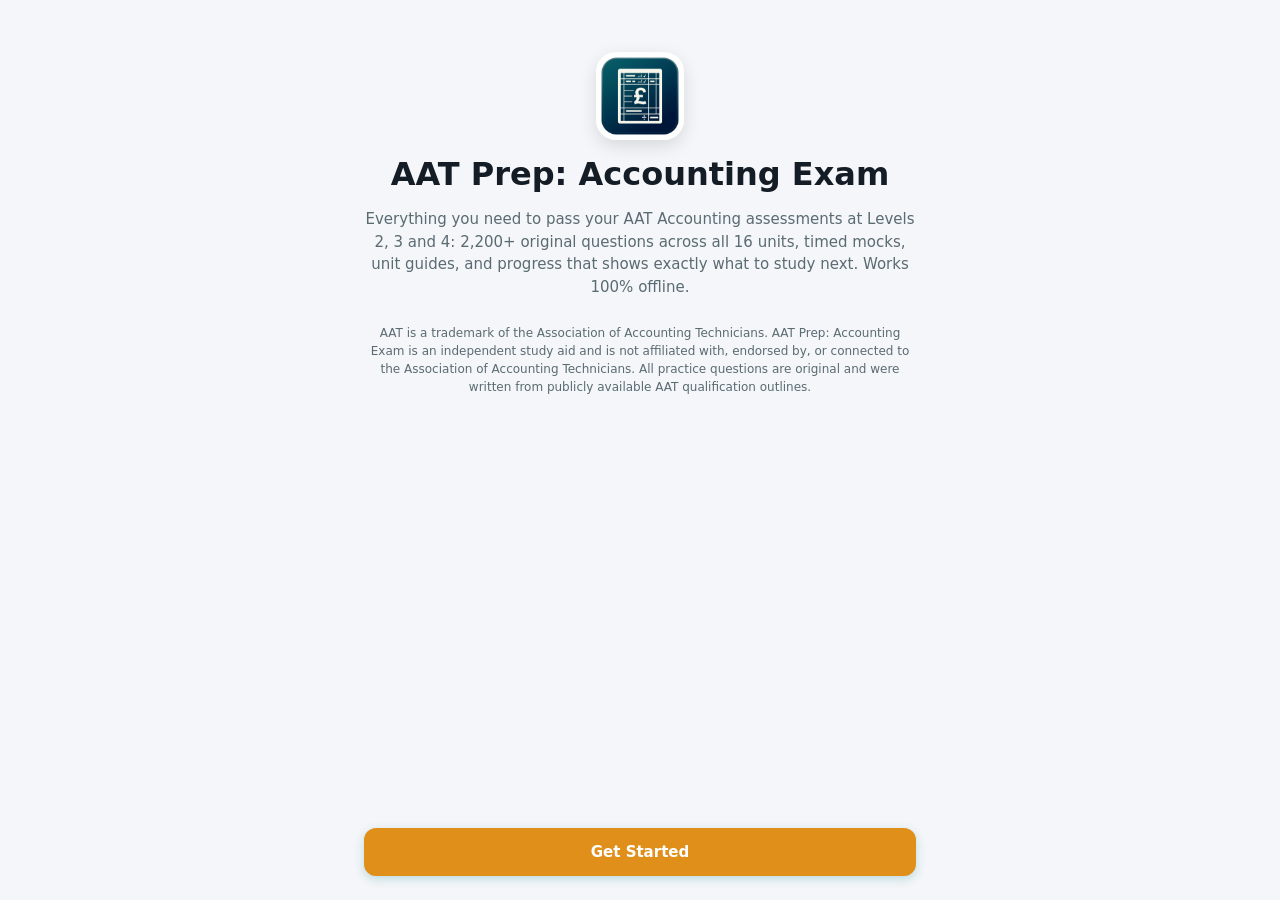
<file: index.html>
<!doctype html>
<html lang="en">
<head>
  <meta charset="utf-8">
  <meta name="viewport" content="width=device-width, initial-scale=1, viewport-fit=cover">
  <title>AAT Prep: Accounting Exam</title>
  <meta name="description" content="AAT accounting exam prep for Levels 2, 3 and 4: 2,200+ original questions across 16 units, timed mocks, unit guides and progress tracking.">
  <meta name="theme-color" content="#0D737A">
  <link rel="manifest" href="manifest.webmanifest">
  <link rel="icon" type="image/png" sizes="192x192" href="icons/icon-192.png">
  <link rel="apple-touch-icon" href="icons/icon-192.png">
  <link rel="stylesheet" href="styles.css">
</head>
<body>
  <div id="app" aria-live="polite"></div>
  <div id="modal-root"></div>
  <noscript>AAT Prep: Accounting Exam needs JavaScript enabled.</noscript>
  <script src="app.js" defer></script>
</body>
</html>
</file>
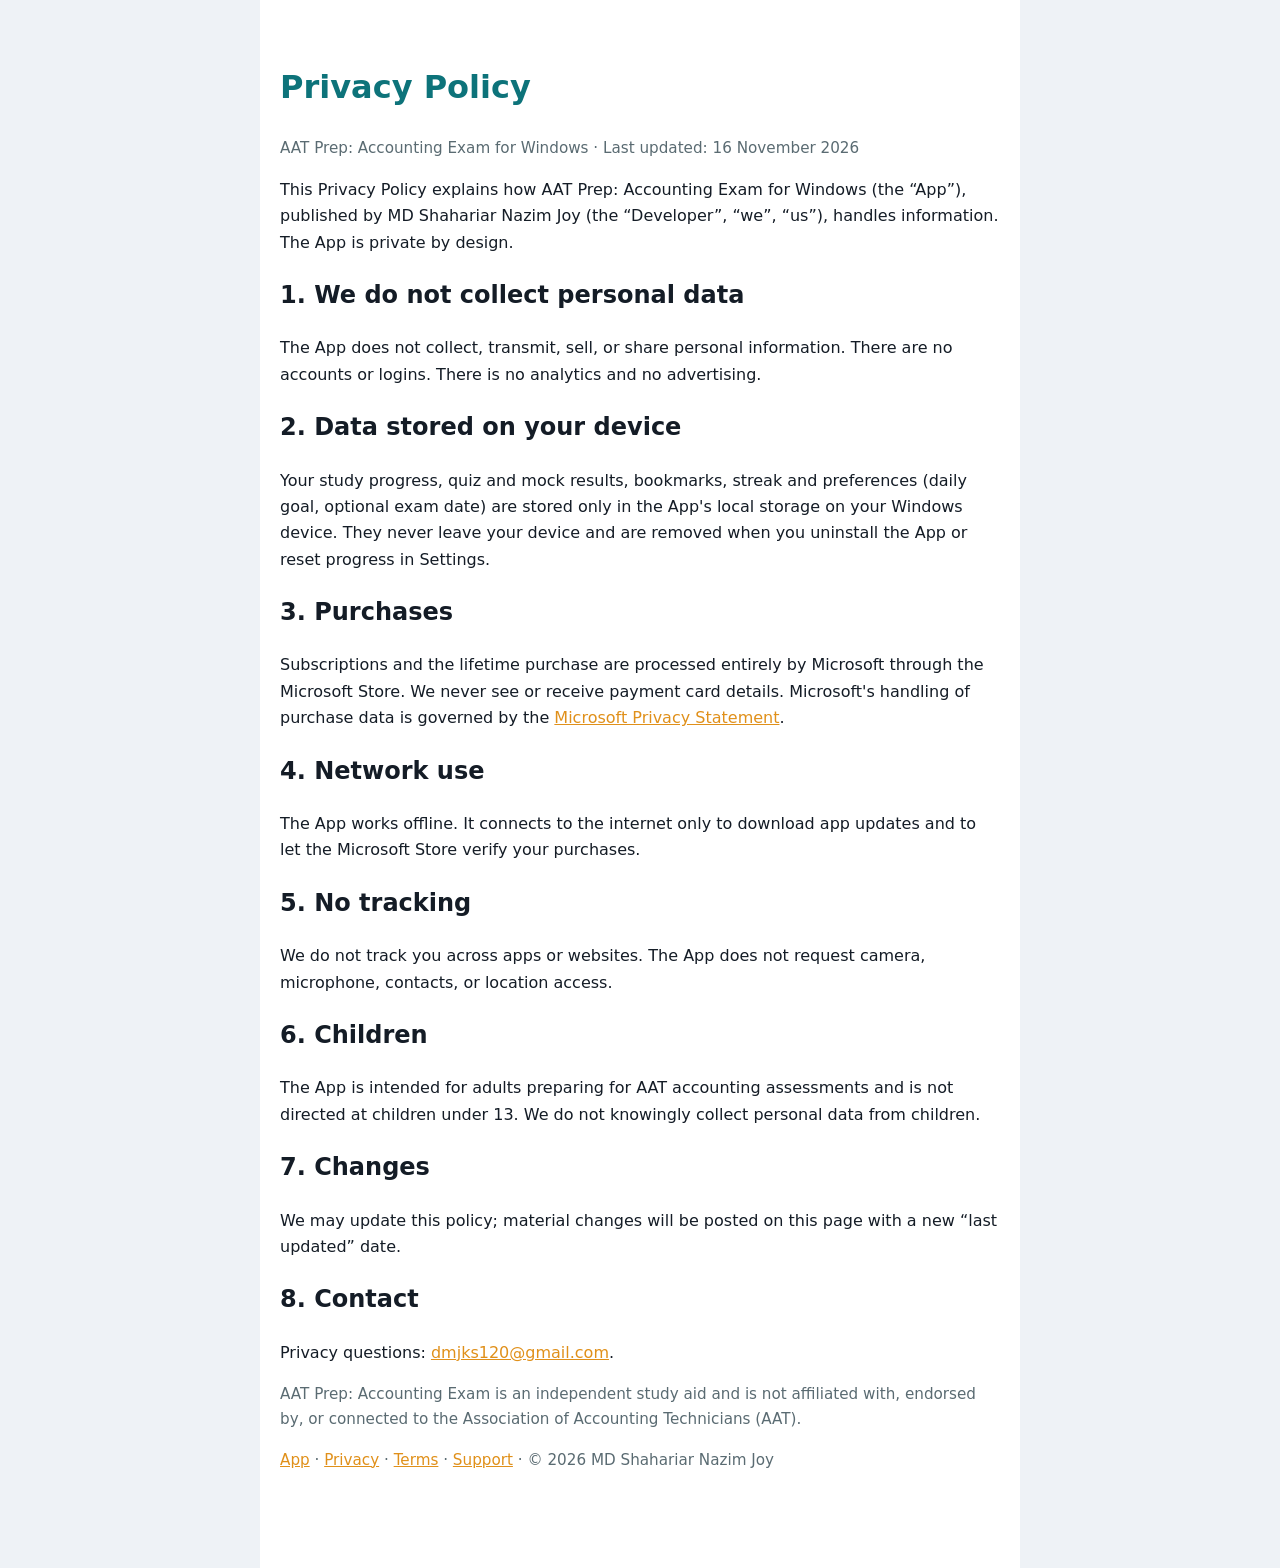
<file: privacy.html>
<!doctype html><html lang="en"><head><meta charset="utf-8"><meta name="viewport" content="width=device-width,initial-scale=1"><title>Privacy Policy · AAT Prep: Accounting Exam for Windows</title>
<style>:root{color-scheme:light dark}body{margin:0;font-family:"Segoe UI",system-ui,sans-serif;line-height:1.65;color:#141C26;background:#eef2f6}main{max-width:720px;margin:0 auto;padding:40px 20px 80px;background:#fff}h1{color:#0D737A}a{color:#E0901A}.muted{color:#5a6b72;font-size:.95rem}
@media(prefers-color-scheme:dark){body{background:#0f1519;color:#e8eef2}main{background:#182127}h1{color:#7FA3CF}a{color:#F5B54A}.muted{color:#97a6ae}}</style></head><body><main>
<h1>Privacy Policy</h1><p class="muted">AAT Prep: Accounting Exam for Windows · Last updated: 16 November 2026</p>
<p>This Privacy Policy explains how AAT Prep: Accounting Exam for Windows (the “App”), published by MD Shahariar Nazim Joy (the “Developer”, “we”, “us”), handles information. The App is private by design.</p>
<h2>1. We do not collect personal data</h2><p>The App does not collect, transmit, sell, or share personal information. There are no accounts or logins. There is no analytics and no advertising.</p>
<h2>2. Data stored on your device</h2><p>Your study progress, quiz and mock results, bookmarks, streak and preferences (daily goal, optional exam date) are stored only in the App's local storage on your Windows device. They never leave your device and are removed when you uninstall the App or reset progress in Settings.</p>
<h2>3. Purchases</h2><p>Subscriptions and the lifetime purchase are processed entirely by Microsoft through the Microsoft Store. We never see or receive payment card details. Microsoft's handling of purchase data is governed by the <a href="https://privacy.microsoft.com/privacystatement">Microsoft Privacy Statement</a>.</p>
<h2>4. Network use</h2><p>The App works offline. It connects to the internet only to download app updates and to let the Microsoft Store verify your purchases.</p>
<h2>5. No tracking</h2><p>We do not track you across apps or websites. The App does not request camera, microphone, contacts, or location access.</p>
<h2>6. Children</h2><p>The App is intended for adults preparing for AAT accounting assessments and is not directed at children under 13. We do not knowingly collect personal data from children.</p>
<h2>7. Changes</h2><p>We may update this policy; material changes will be posted on this page with a new “last updated” date.</p>
<h2>8. Contact</h2><p>Privacy questions: <a href="mailto:dmjks120@gmail.com">dmjks120@gmail.com</a>.</p>
<p class="muted">AAT Prep: Accounting Exam is an independent study aid and is not affiliated with, endorsed by, or connected to the Association of Accounting Technicians (AAT).</p><p class="muted"><a href="./">App</a> · <a href="privacy.html">Privacy</a> · <a href="terms.html">Terms</a> · <a href="support.html">Support</a> · © 2026 MD Shahariar Nazim Joy</p></main></body></html>
</file>
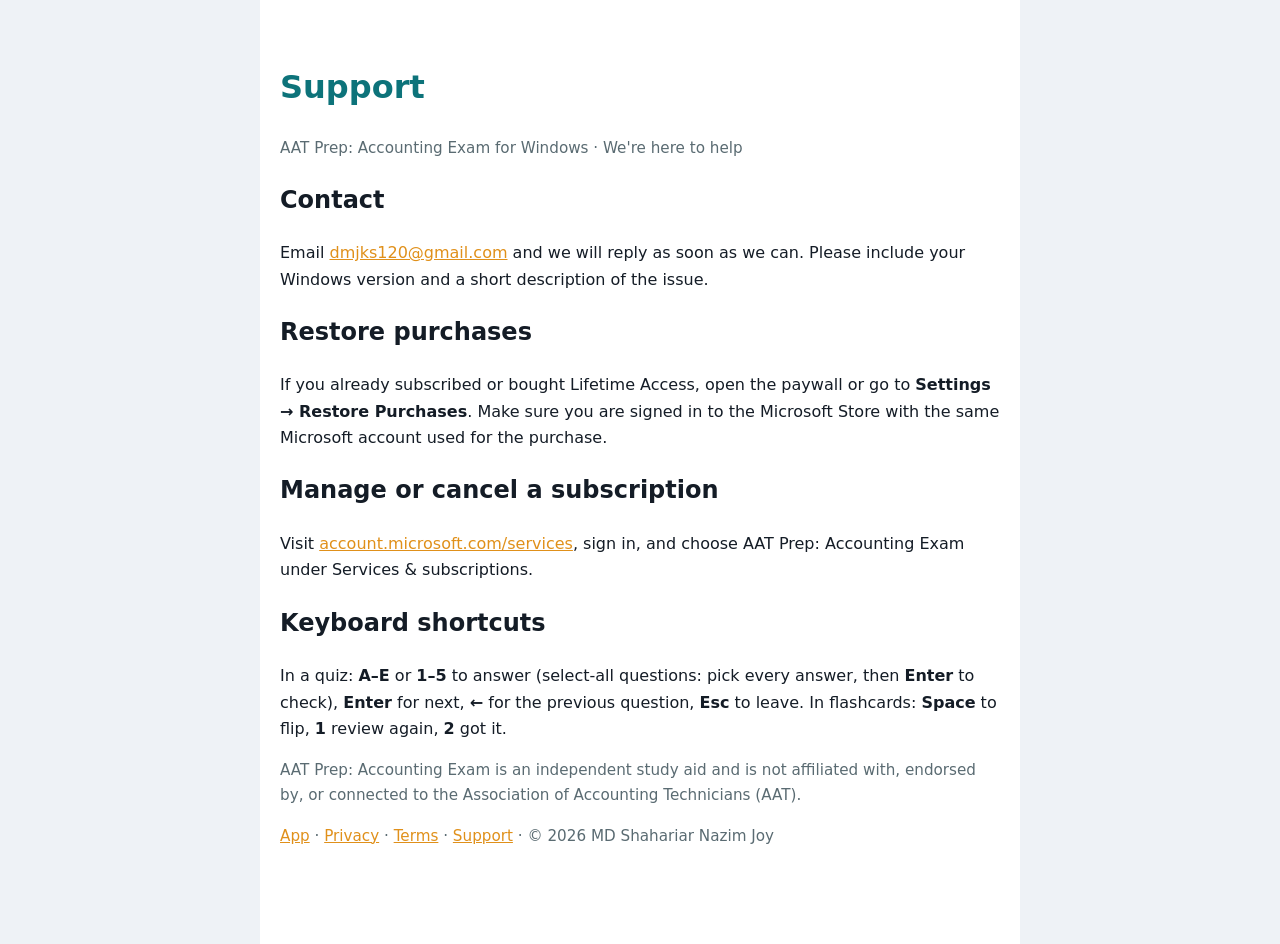
<file: support.html>
<!doctype html><html lang="en"><head><meta charset="utf-8"><meta name="viewport" content="width=device-width,initial-scale=1"><title>Support · AAT Prep: Accounting Exam for Windows</title>
<style>:root{color-scheme:light dark}body{margin:0;font-family:"Segoe UI",system-ui,sans-serif;line-height:1.65;color:#141C26;background:#eef2f6}main{max-width:720px;margin:0 auto;padding:40px 20px 80px;background:#fff}h1{color:#0D737A}a{color:#E0901A}.muted{color:#5a6b72;font-size:.95rem}
@media(prefers-color-scheme:dark){body{background:#0f1519;color:#e8eef2}main{background:#182127}h1{color:#7FA3CF}a{color:#F5B54A}.muted{color:#97a6ae}}</style></head><body><main>
<h1>Support</h1><p class="muted">AAT Prep: Accounting Exam for Windows · We're here to help</p>
<h2>Contact</h2><p>Email <a href="mailto:dmjks120@gmail.com">dmjks120@gmail.com</a> and we will reply as soon as we can. Please include your Windows version and a short description of the issue.</p>
<h2>Restore purchases</h2><p>If you already subscribed or bought Lifetime Access, open the paywall or go to <b>Settings → Restore Purchases</b>. Make sure you are signed in to the Microsoft Store with the same Microsoft account used for the purchase.</p>
<h2>Manage or cancel a subscription</h2><p>Visit <a href="https://account.microsoft.com/services">account.microsoft.com/services</a>, sign in, and choose AAT Prep: Accounting Exam under Services &amp; subscriptions.</p>
<h2>Keyboard shortcuts</h2><p>In a quiz: <b>A–E</b> or <b>1–5</b> to answer (select-all questions: pick every answer, then <b>Enter</b> to check), <b>Enter</b> for next, <b>←</b> for the previous question, <b>Esc</b> to leave. In flashcards: <b>Space</b> to flip, <b>1</b> review again, <b>2</b> got it.</p>
<p class="muted">AAT Prep: Accounting Exam is an independent study aid and is not affiliated with, endorsed by, or connected to the Association of Accounting Technicians (AAT).</p><p class="muted"><a href="./">App</a> · <a href="privacy.html">Privacy</a> · <a href="terms.html">Terms</a> · <a href="support.html">Support</a> · © 2026 MD Shahariar Nazim Joy</p></main></body></html>
</file>
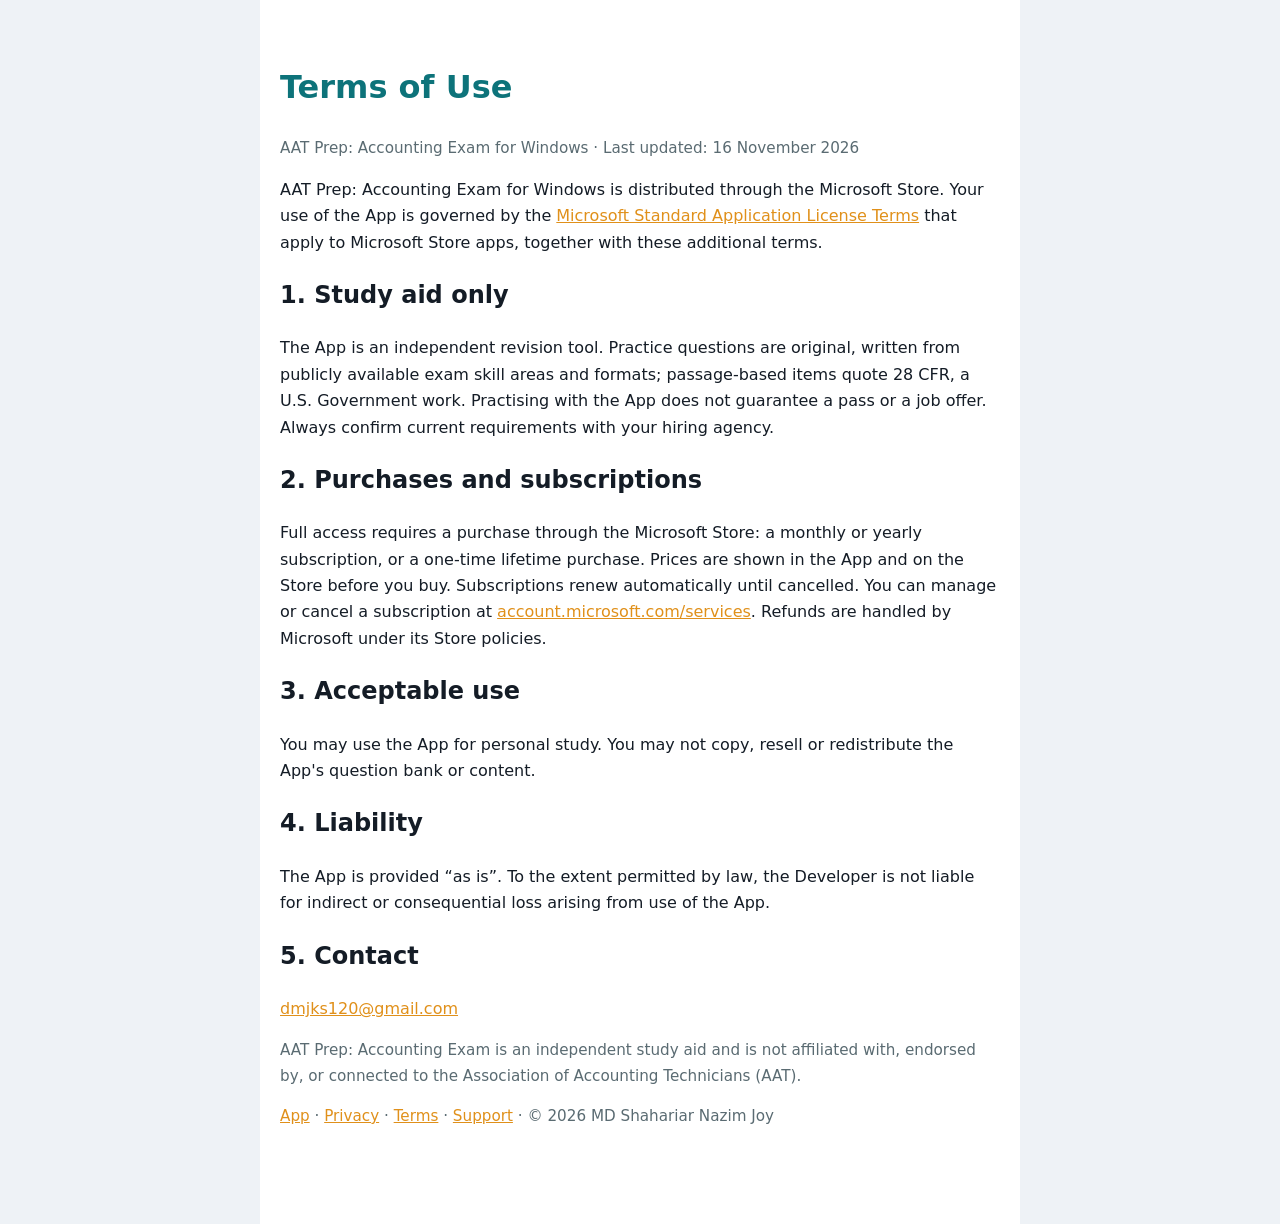
<file: terms.html>
<!doctype html><html lang="en"><head><meta charset="utf-8"><meta name="viewport" content="width=device-width,initial-scale=1"><title>Terms of Use · AAT Prep: Accounting Exam for Windows</title>
<style>:root{color-scheme:light dark}body{margin:0;font-family:"Segoe UI",system-ui,sans-serif;line-height:1.65;color:#141C26;background:#eef2f6}main{max-width:720px;margin:0 auto;padding:40px 20px 80px;background:#fff}h1{color:#0D737A}a{color:#E0901A}.muted{color:#5a6b72;font-size:.95rem}
@media(prefers-color-scheme:dark){body{background:#0f1519;color:#e8eef2}main{background:#182127}h1{color:#7FA3CF}a{color:#F5B54A}.muted{color:#97a6ae}}</style></head><body><main>
<h1>Terms of Use</h1><p class="muted">AAT Prep: Accounting Exam for Windows · Last updated: 16 November 2026</p>
<p>AAT Prep: Accounting Exam for Windows is distributed through the Microsoft Store. Your use of the App is governed by the <a href="https://www.microsoft.com/en-us/legal/terms-of-use">Microsoft Standard Application License Terms</a> that apply to Microsoft Store apps, together with these additional terms.</p>
<h2>1. Study aid only</h2><p>The App is an independent revision tool. Practice questions are original, written from publicly available exam skill areas and formats; passage-based items quote 28 CFR, a U.S. Government work. Practising with the App does not guarantee a pass or a job offer. Always confirm current requirements with your hiring agency.</p>
<h2>2. Purchases and subscriptions</h2><p>Full access requires a purchase through the Microsoft Store: a monthly or yearly subscription, or a one-time lifetime purchase. Prices are shown in the App and on the Store before you buy. Subscriptions renew automatically until cancelled. You can manage or cancel a subscription at <a href="https://account.microsoft.com/services">account.microsoft.com/services</a>. Refunds are handled by Microsoft under its Store policies.</p>
<h2>3. Acceptable use</h2><p>You may use the App for personal study. You may not copy, resell or redistribute the App's question bank or content.</p>
<h2>4. Liability</h2><p>The App is provided “as is”. To the extent permitted by law, the Developer is not liable for indirect or consequential loss arising from use of the App.</p>
<h2>5. Contact</h2><p><a href="mailto:dmjks120@gmail.com">dmjks120@gmail.com</a></p>
<p class="muted">AAT Prep: Accounting Exam is an independent study aid and is not affiliated with, endorsed by, or connected to the Association of Accounting Technicians (AAT).</p><p class="muted"><a href="./">App</a> · <a href="privacy.html">Privacy</a> · <a href="terms.html">Terms</a> · <a href="support.html">Support</a> · © 2026 MD Shahariar Nazim Joy</p></main></body></html>
</file>
<file: styles.css>
/* AAT Prep: Accounting Exam visual identity: ledger teal + amber, adapted for Windows (Segoe UI, sidebar nav). */
:root {
  --blue: #0D737A;
  --amber: #C98A1B;
  --green: #1E8C5A;
  --red: #BE323C;
  --accent: #E0901A;
  --bg: #F4F6F9;
  --card: #FFFFFF;
  --card-2: #F7F9FB;
  --text: #141C26;
  --muted: #5A6B72;
  --line: #D9E1E7;
  --track: #E6ECF0;
  --shadow: 0 1px 2px rgba(31, 58, 95, .06), 0 4px 14px rgba(31, 58, 95, .06);
  --radius: 14px;
  color-scheme: light;
}
@media (prefers-color-scheme: dark) {
  :root {
    --blue: #5CC8C2;
    --accent: #F5B54A;
    --green: #4AC88C;
    --amber: #F2BE4E;
    --red: #F06E78;
    --bg: #0F1519;
    --card: #182127;
    --card-2: #1E2930;
    --text: #E8EEF2;
    --muted: #97A6AE;
    --line: #2B3840;
    --track: #2B3840;
    --shadow: none;
    color-scheme: dark;
  }
}

* { box-sizing: border-box; }
html, body { margin: 0; height: 100%; }
body {
  font-family: "Segoe UI Variable Text", "Segoe UI", system-ui, -apple-system, sans-serif;
  background: var(--bg);
  color: var(--text);
  font-size: 15px;
  line-height: 1.5;
  -webkit-font-smoothing: antialiased;
}
button, input, select { font: inherit; color: inherit; }
button { cursor: pointer; }
a { color: var(--accent); }
h1, h2, h3 { font-family: "Segoe UI Variable Display", "Segoe UI", system-ui, sans-serif; margin: 0; line-height: 1.25; }
h1 { font-size: 28px; font-weight: 700; }
h2 { font-size: 22px; font-weight: 700; }
h3 { font-size: 16px; font-weight: 600; }
.muted { color: var(--muted); }
.small { font-size: 13px; }
.tiny { font-size: 12px; }
.center { text-align: center; }
.stack { display: flex; flex-direction: column; gap: 14px; }
.stack-sm { display: flex; flex-direction: column; gap: 8px; }
.row { display: flex; align-items: center; gap: 12px; }
.grow { flex: 1; min-width: 0; }
.grid-3 { display: grid; grid-template-columns: repeat(3, 1fr); gap: 12px; }
.grid-2 { display: grid; grid-template-columns: repeat(2, 1fr); gap: 12px; }
.hidden { display: none !important; }
:focus-visible { outline: 2px solid var(--accent); outline-offset: 2px; }

/* Layout */
.shell { display: flex; min-height: 100vh; }
.sidebar {
  width: 236px; flex: none; padding: 18px 12px; border-right: 1px solid var(--line);
  background: var(--card); position: sticky; top: 0; height: 100vh; display: flex; flex-direction: column; gap: 4px;
}
.brand { display: flex; align-items: center; gap: 10px; padding: 4px 10px 18px; }
.brand img { width: 36px; height: 36px; border-radius: 9px; }
.brand b { font-size: 14px; line-height: 1.2; }
.nav-item {
  display: flex; align-items: center; gap: 12px; padding: 10px 12px; border-radius: 8px;
  border: 0; background: none; text-align: left; width: 100%; color: var(--text); position: relative;
}
.nav-item:hover { background: var(--card-2); }
.nav-item.active { background: var(--card-2); font-weight: 600; }
.nav-item.active::before { content: ""; position: absolute; left: 0; top: 10px; bottom: 10px; width: 3px; border-radius: 3px; background: var(--accent); }
.nav-item svg { width: 20px; height: 20px; color: var(--accent); }
.main { flex: 1; min-width: 0; }
.content { max-width: 760px; margin: 0 auto; padding: 28px 24px 96px; }
.content.narrow { max-width: 600px; }
.page-head { display: flex; align-items: center; gap: 10px; margin-bottom: 18px; }
.back { border: 0; background: none; padding: 6px; border-radius: 8px; color: var(--muted); display: inline-flex; }
.back:hover { background: var(--card-2); }
.back svg { width: 20px; height: 20px; }
.tabbar { display: none; }

@media (max-width: 760px) {
  .sidebar { display: none; }
  .tabbar {
    display: flex; position: fixed; bottom: 0; left: 0; right: 0; background: var(--card);
    border-top: 1px solid var(--line); padding: 6px 4px calc(6px + env(safe-area-inset-bottom)); z-index: 10;
  }
  .tabbar button { flex: 1; border: 0; background: none; display: flex; flex-direction: column; align-items: center; gap: 2px; font-size: 11px; color: var(--muted); padding: 4px 0; }
  .tabbar button.active { color: var(--accent); font-weight: 600; }
  .tabbar svg { width: 22px; height: 22px; }
  .content { padding: 18px 16px 100px; }
  h1 { font-size: 24px; }
}

/* Cards & components */
.card { background: var(--card); border-radius: var(--radius); padding: 16px; box-shadow: var(--shadow); border: 1px solid var(--line); }
.card.flat { box-shadow: none; }
.list { background: var(--card); border-radius: var(--radius); border: 1px solid var(--line); overflow: hidden; box-shadow: var(--shadow); }
.list-head { font-size: 12px; font-weight: 600; text-transform: uppercase; letter-spacing: .04em; color: var(--muted); margin: 18px 4px 8px; }
.list-row {
  display: flex; align-items: center; gap: 14px; padding: 13px 16px; border: 0; background: none; width: 100%;
  text-align: left; border-bottom: 1px solid var(--line); text-decoration: none; color: var(--text);
}
.list-row:last-child { border-bottom: 0; }
button.list-row:hover, a.list-row:hover { background: var(--card-2); }
.list-row svg.ic { width: 20px; height: 20px; flex: none; }
.list-row .chev { width: 16px; height: 16px; color: var(--muted); flex: none; }
.list-foot { font-size: 12px; color: var(--muted); margin: 8px 4px 0; }

.btn {
  display: inline-flex; align-items: center; justify-content: center; gap: 8px; border: 0; border-radius: 12px;
  padding: 13px 18px; font-weight: 600; background: var(--accent); color: #fff; width: 100%; text-decoration: none;
  box-shadow: 0 3px 10px rgba(22, 140, 140, .25); transition: filter .15s, transform .05s;
}
.btn:hover { filter: brightness(1.06); }
.btn:active { transform: translateY(1px); }
.btn[disabled] { background: #9AA6AD; box-shadow: none; cursor: not-allowed; filter: none; }
.btn.secondary { background: var(--card-2); color: var(--text); border: 1px solid var(--line); box-shadow: none; }
.btn.secondary[disabled] { opacity: .5; }
.btn.navy { background: var(--blue); }
.btn.green { background: var(--green); }
.btn.amber { background: var(--amber); color: #2B1E00; }
.btn.red { background: var(--red); }
.btn.link { background: none; color: var(--accent); box-shadow: none; width: auto; padding: 8px; }
.btn.auto { width: auto; }
@media (prefers-color-scheme: dark) { .btn.navy { background: #183058; } }

.stat { text-align: center; padding: 14px 8px; }
.stat svg { width: 22px; height: 22px; }
.stat .v { font-size: 22px; font-weight: 700; font-variant-numeric: tabular-nums; }
.stat .l { font-size: 12px; color: var(--muted); }

.hero-card {
  border: 0; text-align: left; width: 100%; color: #fff; border-radius: 18px; padding: 20px;
  background: linear-gradient(135deg, #122648, #1C4664); box-shadow: 0 8px 24px rgba(18, 38, 72, .25);
}
.hero-card:hover { filter: brightness(1.05); }
.hero-card h3 { font-size: 18px; display: flex; align-items: center; gap: 8px; }
.hero-card svg { width: 22px; height: 22px; }
.hero-card p { margin: 6px 0 0; opacity: .9; }

.action {
  display: flex; align-items: center; gap: 14px; padding: 16px; border-radius: var(--radius); width: 100%;
  background: var(--card); border: 1px solid var(--line); text-align: left; box-shadow: var(--shadow);
}
.action:hover { background: var(--card-2); }
.action svg.ic { width: 26px; height: 26px; flex: none; }
.action .chev { width: 16px; height: 16px; color: var(--muted); }

.bar { height: 8px; border-radius: 6px; background: var(--track); overflow: hidden; }
.bar > i { display: block; height: 100%; border-radius: 6px; background: var(--accent); }
.progress-thin { height: 4px; border-radius: 4px; background: var(--track); overflow: hidden; }
.progress-thin > i { display: block; height: 100%; background: var(--blue); transition: width .2s; }

.ring { position: relative; width: 160px; height: 160px; margin: 0 auto; }
.ring svg { width: 100%; height: 100%; transform: rotate(-90deg); }
.ring .lbl { position: absolute; inset: 0; display: flex; flex-direction: column; align-items: center; justify-content: center; }
.ring .lbl b { font-size: 32px; font-variant-numeric: tabular-nums; }
.ring .lbl span { font-size: 12px; color: var(--muted); }

.badge { display: inline-block; font-size: 11px; font-weight: 700; color: #fff; background: var(--amber); padding: 2px 8px; border-radius: 99px; }

/* Selectable cards (onboarding) */
.select {
  display: flex; align-items: center; gap: 14px; padding: 15px; width: 100%; text-align: left;
  border-radius: 14px; border: 1px solid var(--line); background: var(--card);
}
.select:hover { border-color: var(--accent); }
.select.on { border: 2px solid var(--accent); background: color-mix(in srgb, var(--accent) 10%, var(--card)); padding: 14px; }
.select svg.ic { width: 26px; height: 26px; color: var(--accent); flex: none; }
.select .tick { width: 22px; height: 22px; flex: none; color: var(--line); }
.select.on .tick { color: var(--accent); }
.steps { display: flex; gap: 4px; }
.steps i { flex: 1; height: 4px; border-radius: 4px; background: var(--track); }
.steps i.on { background: var(--accent); }
.goal-pick { display: grid; grid-template-columns: repeat(4, 1fr); gap: 10px; }
.goal-pick button { padding: 14px 0; border-radius: 10px; border: 1px solid var(--line); background: var(--card); font-weight: 600; }
.goal-pick button.on { background: var(--accent); color: #fff; border-color: var(--accent); }

/* Quiz */
.quiz-top { position: sticky; top: 0; z-index: 5; background: color-mix(in srgb, var(--bg) 88%, transparent); backdrop-filter: blur(12px); border-bottom: 1px solid var(--line); }
.quiz-top .inner { max-width: 760px; margin: 0 auto; padding: 12px 24px 10px; }
.quiz-bottom { position: sticky; bottom: 0; background: color-mix(in srgb, var(--bg) 88%, transparent); backdrop-filter: blur(12px); border-top: 1px solid var(--line); }
.quiz-bottom .inner { max-width: 760px; margin: 0 auto; padding: 14px 24px; display: flex; gap: 12px; }
.icon-btn { border: 0; background: none; padding: 6px; border-radius: 8px; color: var(--muted); display: inline-flex; }
.icon-btn:hover { background: var(--card-2); }
.icon-btn svg { width: 22px; height: 22px; }
.timer { font-weight: 600; font-variant-numeric: tabular-nums; display: inline-flex; align-items: center; gap: 6px; }
.timer svg { width: 18px; height: 18px; }
.timer.low { color: var(--red); }
.topic-tag { font-size: 12px; font-weight: 700; letter-spacing: .05em; color: var(--blue); text-transform: uppercase; }
.stem { font-size: 19px; font-weight: 600; margin: 6px 0 4px; }
.option {
  display: flex; align-items: flex-start; gap: 12px; width: 100%; text-align: left; padding: 14px;
  border-radius: 14px; border: 1.5px solid var(--line); background: var(--card);
}
.option:hover:not([disabled]) { border-color: var(--accent); }
.option .ltr { width: 28px; height: 28px; border-radius: 50%; background: var(--track); display: flex; align-items: center; justify-content: center; font-weight: 700; font-size: 13px; flex: none; }
.option .txt { flex: 1; padding-top: 3px; }
.option svg { width: 22px; height: 22px; flex: none; margin-top: 3px; }
.option.selected { border-color: var(--blue); background: color-mix(in srgb, var(--blue) 12%, var(--card)); }
.option.selected .ltr { background: var(--blue); color: #fff; }
.option.correct { border-color: var(--green); background: color-mix(in srgb, var(--green) 14%, var(--card)); }
.option.correct .ltr { background: var(--green); color: #fff; }
.option.correct svg { color: var(--green); }
.option.wrong { border-color: var(--red); background: color-mix(in srgb, var(--red) 14%, var(--card)); }
.option.wrong .ltr { background: var(--red); color: #fff; }
.option.wrong svg { color: var(--red); }
.option[disabled] { cursor: default; }
.kbd { font-size: 11px; border: 1px solid var(--line); border-radius: 4px; padding: 0 5px; color: var(--muted); }
.flag-btn { border: 1px solid var(--line); background: var(--card); border-radius: 12px; padding: 0 14px; color: var(--amber); display: inline-flex; align-items: center; }
.flag-btn svg { width: 20px; height: 20px; }
.qgrid { display: grid; grid-template-columns: repeat(auto-fill, minmax(36px, 1fr)); gap: 6px; margin-top: 10px; }
.qgrid button { height: 32px; border-radius: 8px; border: 1px solid var(--line); background: var(--card); font-size: 12px; font-weight: 600; }
.qgrid button.ans { background: color-mix(in srgb, var(--blue) 14%, var(--card)); border-color: var(--blue); }
.qgrid button.cur { outline: 2px solid var(--accent); }
.qgrid button.flg { border-color: var(--amber); color: var(--amber); }

/* Forms */
.field { display: flex; align-items: center; justify-content: space-between; gap: 12px; padding: 12px 16px; border-bottom: 1px solid var(--line); }
.field:last-child { border-bottom: 0; }
.field input[type=number], .field input[type=text], .field input[type=date], .field select {
  border: 1px solid var(--line); background: var(--card-2); border-radius: 8px; padding: 7px 10px; width: 150px; text-align: right;
}
.field select { text-align: left; width: auto; min-width: 170px; }
.field input[type=range] { width: 100%; accent-color: var(--accent); }
.seg { display: flex; background: var(--track); border-radius: 10px; padding: 3px; gap: 3px; }
.seg button { flex: 1; border: 0; background: none; padding: 7px; border-radius: 8px; font-weight: 600; }
.seg button.on { background: var(--card); box-shadow: var(--shadow); }
.result-big { font-size: 22px; font-weight: 700; }

/* Chart */
.chart { width: 100%; height: 190px; }
.chart text { fill: var(--muted); font-size: 11px; }

/* Paywall */
.plan { width: 100%; text-align: left; padding: 14px; border-radius: 14px; border: 1px solid var(--line); background: var(--card); display: flex; flex-direction: column; gap: 6px; }
.plan.on { border: 2px solid var(--blue); background: color-mix(in srgb, var(--blue) 10%, var(--card)); padding: 13px; }
.plan .price { font-size: 19px; font-weight: 700; }
.feature { display: flex; align-items: center; gap: 12px; }
.feature svg { width: 18px; height: 18px; color: var(--blue); flex: none; }
.error { color: var(--red); font-size: 13px; text-align: center; }
.logo { width: 88px; height: 88px; border-radius: 20px; display: block; margin: 0 auto; box-shadow: 0 6px 18px rgba(0,0,0,.12); }

/* Flashcard */
.flash { min-height: 260px; }

/* Modal */
.modal-back { position: fixed; inset: 0; background: rgba(0, 0, 0, .4); display: flex; align-items: center; justify-content: center; padding: 16px; z-index: 50; }
.modal { background: var(--card); border-radius: 14px; padding: 22px; max-width: 420px; width: 100%; box-shadow: 0 20px 60px rgba(0,0,0,.3); }
.modal .row { justify-content: flex-end; margin-top: 18px; }
.modal .btn { width: auto; }

.splash { min-height: 100vh; display: flex; flex-direction: column; align-items: center; justify-content: center; gap: 12px; }
.spinner { width: 26px; height: 26px; border: 3px solid var(--track); border-top-color: var(--accent); border-radius: 50%; animation: spin .8s linear infinite; }
@keyframes spin { to { transform: rotate(360deg); } }
.empty { text-align: center; padding: 48px 16px; }
.empty svg { width: 44px; height: 44px; color: var(--green); }
.ref-row b { display: block; }

/* Shared components: week chart, tiles, flashcards */
.passage { background: var(--card-2); border: 1px solid var(--line); border-radius: 12px; padding: 16px 18px; font-size: 15px; line-height: 1.65; white-space: pre-line; }
.passage-label { font-size: 12px; font-weight: 700; letter-spacing: .05em; text-transform: uppercase; color: var(--muted); margin-bottom: 6px; display: flex; justify-content: space-between; }
.quiz-split { display: grid; grid-template-columns: 1fr; gap: 20px; }
.quiz-top .inner, .quiz-bottom .inner, .content.wide { max-width: 1180px; }
@media (min-width: 1100px) {
  .quiz-split.has-passage { grid-template-columns: minmax(0, 1.1fr) minmax(0, 1fr); align-items: start; }
  .quiz-split.has-passage .passage-col { position: sticky; top: 92px; max-height: calc(100vh - 190px); overflow: auto; }
}
.source { font-size: 12px; color: var(--muted); font-style: italic; }
.week { display: grid; grid-template-columns: repeat(7, 1fr); gap: 8px; align-items: end; height: 130px; }
.week .col { display: flex; flex-direction: column; align-items: center; gap: 6px; height: 100%; justify-content: flex-end; }
.week .col i { width: 100%; max-width: 34px; border-radius: 6px 6px 3px 3px; background: linear-gradient(180deg, var(--blue), color-mix(in srgb, var(--blue) 70%, transparent)); min-height: 3px; }
.week .col span { font-size: 11px; color: var(--muted); }
.week .col b { font-size: 11px; font-weight: 600; color: var(--muted); }
.tiles { display: grid; grid-template-columns: repeat(2, 1fr); gap: 12px; }
.tile { display: flex; flex-direction: column; align-items: flex-start; gap: 6px; padding: 16px; border-radius: var(--radius); background: var(--card); border: 1px solid var(--line); text-align: left; box-shadow: var(--shadow); }
.tile:hover { background: var(--card-2); }
.tile .ib { width: 40px; height: 40px; border-radius: 10px; display: flex; align-items: center; justify-content: center; color: #fff; }
.tile .ib svg { width: 22px; height: 22px; }
.tile h3 { font-size: 15px; }
.essay-box { width: 100%; min-height: 260px; resize: vertical; border: 1px solid var(--line); border-radius: 12px; padding: 14px; background: var(--card); color: var(--text); font: inherit; line-height: 1.6; }
.toggle { appearance: none; width: 42px; height: 24px; border-radius: 99px; background: var(--track); position: relative; cursor: pointer; flex: none; transition: background .15s; }
.toggle::after { content: ""; position: absolute; top: 3px; left: 3px; width: 18px; height: 18px; border-radius: 50%; background: #fff; box-shadow: 0 1px 3px rgba(0,0,0,.25); transition: left .15s; }
.toggle:checked { background: var(--accent); }
.toggle:checked::after { left: 21px; }
.flipcard { min-height: 320px; display: flex; flex-direction: column; align-items: center; justify-content: center; text-align: center; gap: 14px; cursor: pointer; padding: 28px; }
.pill { display: inline-block; font-size: 12px; font-weight: 600; padding: 3px 10px; border-radius: 99px; background: color-mix(in srgb, var(--blue) 10%, var(--card)); color: var(--blue); }
textarea { font: inherit; }
@media (max-width: 760px) { .tiles { grid-template-columns: 1fr 1fr; } .week { height: 110px; } }
.num { flex: none; width: 22px; height: 22px; border-radius: 50%; background: var(--blue); color: #fff; font-size: 12px; font-weight: 700; display: inline-flex; align-items: center; justify-content: center; margin-top: 1px; }
/* Study library */
.search { display: flex; align-items: center; gap: 10px; background: var(--card); border: 1px solid var(--line); border-radius: 12px; padding: 0 14px; }
.search svg { width: 18px; height: 18px; color: var(--muted); flex: none; }
.search input { flex: 1; border: 0; background: none; font: inherit; color: var(--text); padding: 12px 0; outline: none; }
.lib-list { margin: 0; padding-left: 20px; display: flex; flex-direction: column; gap: 6px; font-size: 14px; line-height: 1.5; }
.lib-table { overflow-x: auto; }
.lib-table table { border-collapse: collapse; width: 100%; font-size: 14px; }
.lib-table th, .lib-table td { text-align: left; padding: 8px 10px; border-bottom: 1px solid var(--line); vertical-align: top; }
.lib-table th { font-size: 12px; text-transform: uppercase; letter-spacing: .04em; color: var(--muted); }
.lib-formula { display: flex; flex-direction: column; gap: 4px; background: var(--card-2); border: 1px solid var(--line); border-radius: 10px; padding: 10px 14px; }
.lib-formula code { font: 600 15px/1.4 "Cascadia Code", Consolas, monospace; color: var(--blue); }
.lib-tip { display: flex; gap: 10px; align-items: flex-start; background: color-mix(in srgb, var(--accent) 10%, var(--card)); border: 1px solid color-mix(in srgb, var(--accent) 35%, var(--line)); border-radius: 10px; padding: 10px 14px; }
</file>
